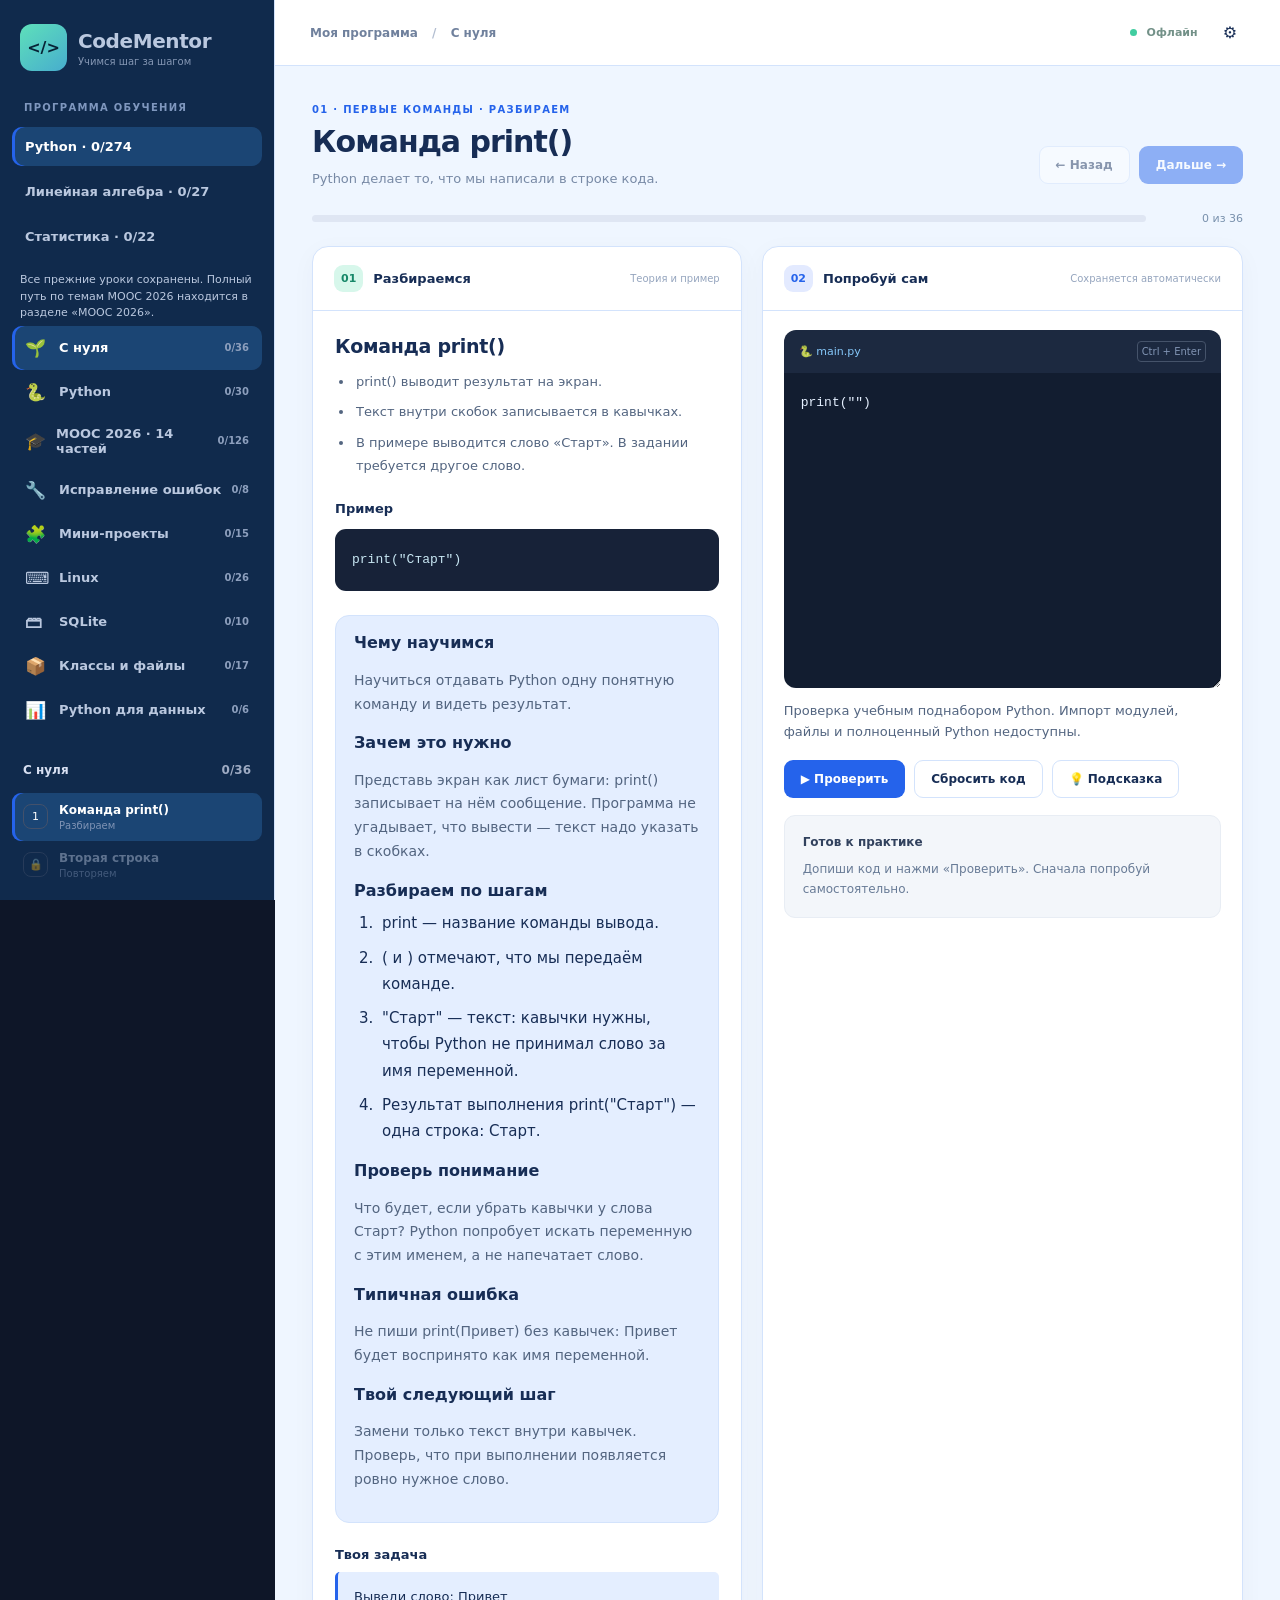
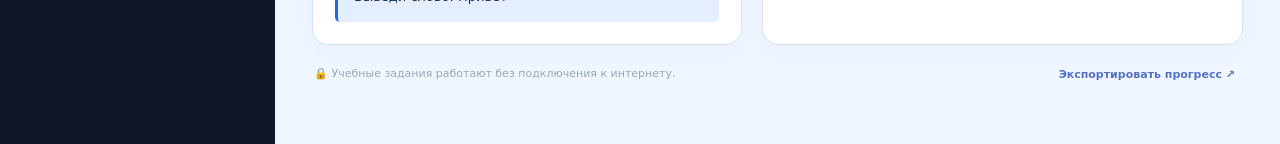
<file: www/index.html>
<!doctype html><html lang="ru"><head><meta charset="utf-8"/><meta name="viewport" content="width=device-width,initial-scale=1,viewport-fit=cover,interactive-widget=resizes-content"/><meta name="theme-color" content="#101b32"/><meta name="color-scheme" content="light dark"/><meta http-equiv="Content-Security-Policy" content="default-src 'self' data: blob:; connect-src 'none'; script-src 'self' 'unsafe-eval' blob:; worker-src 'self' blob:; style-src 'self' 'unsafe-inline'; img-src 'self' data: blob:; object-src 'none'; base-uri 'none'"/><title>CodeMentor · Образовательная платформа</title><link rel="manifest" href="manifest.webmanifest"><link rel="icon" href="icons/icon.svg" type="image/svg+xml"><link rel="stylesheet" href="style.css"/><link rel="stylesheet" href="themes.css"/></head>
<body><div class="app">
 <aside class="sidebar" id="sidebar" aria-label="Учебная программа"><div class="brand"><div class="brandmark">&lt;/&gt;</div><div><strong>CodeMentor</strong><small>Учимся шаг за шагом</small></div><button id="closeNav" type="button" class="mobile-close iconbtn" aria-label="Закрыть меню">✕</button></div>
 <div class="side-section"><div class="small-label">ПРОГРАММА ОБУЧЕНИЯ</div><div id="courses" aria-label="Направления обучения"></div><div id="courseStatus" class="fine" aria-live="polite"></div><div id="tracks"></div></div>
 <div class="side-section lessons-section"><div class="side-heading"><span id="sectionName">Уроки</span><span id="sectionCount">0/0</span></div><div id="lessonList" class="lesson-list"></div></div>
 <div class="sidebar-footer"><div class="profile"><div class="profile-icon">Я</div><div><strong>Моё обучение</strong><small>Данные только на устройстве</small></div></div></div>
 </aside><div id="backdrop"></div>
 <div class="main"><header class="topbar"><div class="top-left"><button id="openNav" type="button" class="iconbtn mobile-open" aria-label="Открыть меню" aria-controls="sidebar" aria-expanded="false">☰</button><span class="breadcrumbs">Моя программа <span class="slash">/</span> <span id="crumb">С нуля</span></span></div><div class="top-right"><span class="offline-tag" title="Работает офлайн"><span class="dot"></span> Офлайн</span><button id="settingsBtn" aria-label="Настройки и резервная копия прогресса" class="iconbtn" title="Сохранение и импорт">⚙</button></div></header>
 <main class="workspace"><div class="page-title"><div><div class="eyebrow" id="eyebrow">ОБУЧЕНИЕ · ПОШАГОВО</div><h1 id="lessonTitle">Урок</h1><p id="lessonIntro"></p></div><div class="top-actions"><button id="prevBtn" class="btn ghost">← Назад</button><button id="nextBtn" class="btn primary" disabled>Дальше →</button></div></div>
 <div class="progress-row"><div class="prog-line"><div id="progressFill"></div></div><span id="progressLabel"></span></div>
 <div class="panels"><section class="panel theory"><div class="panel-header"><div><span class="step-pill">01</span><strong>Разбираемся</strong></div><span class="muted">Теория и пример</span></div><div class="theory-scroll"><h2 id="theoryHeading"></h2><ul id="theoryLines"></ul><h3>Пример</h3><pre id="exampleCode"></pre><div id="learningDetails"></div><h3>Твоя задача</h3><div class="taskbox" id="taskText"></div><div id="sourceLink"></div></div></section>
 <section class="panel practice"><div class="panel-header"><div><span class="step-pill blue">02</span><strong>Попробуй сам</strong></div><span class="muted" id="saveStatus">Сохраняется автоматически</span></div><div class="practice-wrap"><div id="mathPractice" hidden></div><div id="conceptPractice" hidden aria-live="polite"></div><div class="editor-head"><span class="editor-file">🐍 <span id="fileLabel">main.py</span></span><span class="kbd">Ctrl + Enter</span></div><textarea id="editor" maxlength="12000" spellcheck="false" autocorrect="off" autocapitalize="off" autocomplete="off" aria-label="Редактор Python"></textarea><p id="checkStatus" class="check-status" aria-live="polite"></p><div class="toolbar"><button id="runBtn" class="btn primary">▶ Проверить</button><button id="resetBtn" class="btn subtle">Сбросить код</button><button id="hintBtn" class="btn subtle">💡 Подсказка</button></div><div class="result" id="result" aria-live="polite"><div class="result-title">Проверка решения</div><p>Напиши свой код и нажми «Проверить». При ошибке ты получишь объяснение.</p></div><div class="hints" id="hints" hidden></div></div></section></div>
 <div class="footnotes"><span>🔒 Учебные задания работают без подключения к интернету.</span><button id="exportQuick" class="textbtn">Экспортировать прогресс ↗</button></div></main>
 </div></div>
 <dialog id="settingsDialog"><form method="dialog" class="modal"><div class="modal-top"><h2>Настройки и данные</h2><button class="iconbtn" id="closeSettings" aria-label="Закрыть настройки" value="cancel">✕</button></div><p>Прогресс сохраняется локально. Чтобы перенести его на другой телефон или ноутбук, экспортируй JSON и импортируй на другом устройстве.</p><fieldset class="theme-picker" id="themePicker"><legend>Цветовая тема приложения</legend></fieldset><div class="modal-buttons"><button type="button" id="exportBtn" class="btn primary">⬇ Экспорт прогресса</button><label class="btn subtle" for="importFile">⬆ Импорт JSON</label><input type="file" id="importFile" accept=".json,application/json" hidden></div><p class="fine">Поддерживаются резервные копии CodeMentor 1.0–1.6. Импорт объединяет данные и не удаляет ранее выполненные уроки. Перед импортом рекомендуется экспортировать текущий прогресс.</p><hr><button type="button" id="installPwa" class="btn subtle" hidden>Установить приложение</button><p class="fine" id="storageStatus"></p></form></dialog>
 <script src="lessons.js"></script><script src="math-lessons.js"></script><script src="progress.js"></script><script src="editor.js"></script><script src="algebra.js"></script><script src="algebra-ui.js"></script><script src="learning.js"></script><script src="statistics-advanced.js"></script><script src="statistics.js"></script><script src="math-ui.js"></script><script src="viewport.js"></script><script src="theme.js"></script><script src="coach.js"></script><script src="app.js"></script>
 </body></html>
</file>
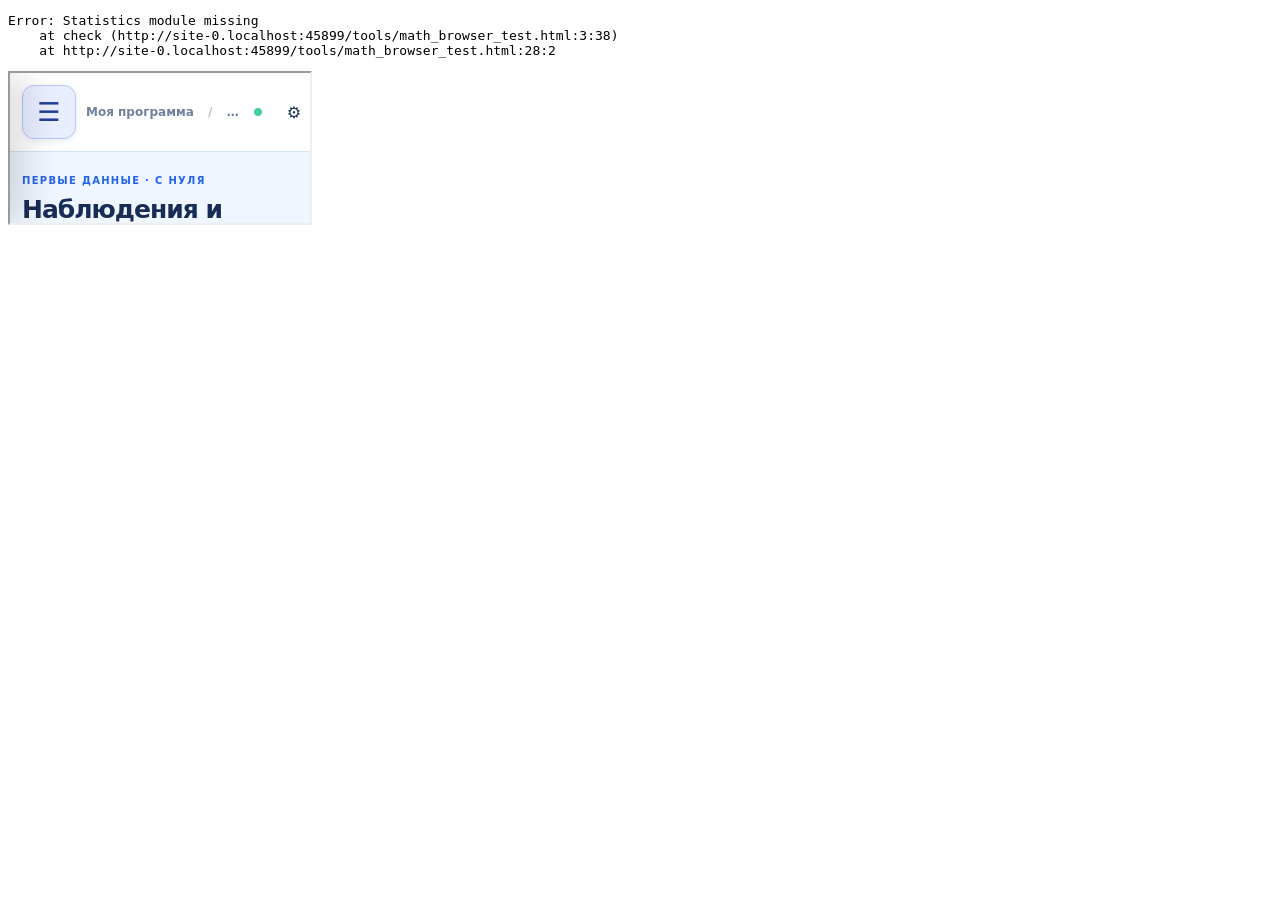
<file: tools/math_browser_test.html>
<!doctype html><html lang="ru"><meta charset="utf-8"><title>Математическая практика: проверка браузером</title><pre id="report" data-status="running">Проверка…</pre><script>
(async()=>{
 const check=(ok,msg)=>{if(!ok)throw Error(msg)},frame=document.createElement('iframe');document.body.append(frame);
 async function load(){const ready=new Promise(resolve=>frame.onload=resolve);frame.src='../www/index.html?test='+Date.now();await ready;}
 await load();frame.contentWindow.localStorage.clear();await load();
 let doc=frame.contentDocument,win=frame.contentWindow;
 doc.querySelectorAll('#courses button')[1].click();
 check(doc.querySelectorAll('#lessonList button')[1].classList.contains('locked'),'Second lesson should be locked');
 for(const n of [5,4,7]){
   const input=doc.querySelector('#mathPractice input');input.value=n;input.dispatchEvent(new win.Event('input'));
   doc.querySelector('#mathPractice button').click();
 }
 check(!doc.querySelectorAll('#lessonList button')[1].classList.contains('locked'),'Completed lesson did not unlock next');
 doc.getElementById('nextBtn').click();
 let selects=doc.querySelectorAll('#mathPractice select');selects[1].value='2';selects[1].dispatchEvent(new win.Event('change'));
 let fields=doc.querySelectorAll('.matrix-table input');fields[0].value='2';fields[0].dispatchEvent(new win.Event('input'));fields[1].value='3';fields[1].dispatchEvent(new win.Event('input'));
 await load();doc=frame.contentDocument;win=frame.contentWindow;
 fields=doc.querySelectorAll('.matrix-table input');check(fields.length===2&&fields[0].value==='2'&&fields[1].value==='3','Matrix draft not restored');
 doc.querySelector('#mathPractice button').click();
 selects=doc.querySelectorAll('#mathPractice select');selects[0].value='2';selects[0].dispatchEvent(new win.Event('change'));selects[1].value='2';selects[1].dispatchEvent(new win.Event('change'));
 fields=doc.querySelectorAll('.matrix-table input');for(let i=0;i<4;i++){fields[i].value=[2,3,4,1][i];fields[i].dispatchEvent(new win.Event('input'));}
 doc.querySelector('#mathPractice button').click();
 check(doc.querySelector('#mathPractice h3').textContent.includes('3 из 3'),'Did not advance within lesson');
 let data;win.AndroidBridge={saveJson:(_,raw)=>{data=JSON.parse(raw)}};doc.getElementById('exportQuick').click();
 check(data.lessons.some(r=>r.id==='la-foundation-01'&&r.completed),'Lesson completion missing in export');
 check(data.lessons.some(r=>r.id==='la-foundation-02:e2'&&r.completed),'Exercise completion missing in export');
 doc.querySelectorAll('#courses button')[2].click();
 check(doc.querySelectorAll('#lessonList button').length===7,'Statistics module missing');
 for(const n of [2,3,4]){const field=doc.querySelector('#mathPractice input');field.value=n;field.dispatchEvent(new win.Event('input'));doc.querySelector('#mathPractice button').click();}
 check(!doc.querySelectorAll('#lessonList button')[1].classList.contains('locked'),'Statistics prerequisites did not advance');
 const lab=doc.querySelector('#mathPractice details');check(!!lab,'Statistics lab missing');lab.open=true;
 const dataInput=lab.querySelector('textarea');dataInput.value='2 4 6';dataInput.dispatchEvent(new win.Event('input'));
 check(lab.textContent.includes('Среднее: 4'),'Calculator mean wrong');
 check(lab.textContent.includes('Выборочная дисперсия (n − 1): 4'),'Sample variance wrong');
 check(lab.querySelectorAll('.histogram-row').length===5,'Histogram missing');
 dataInput.value='bad';dataInput.dispatchEvent(new win.Event('input'));check(lab.querySelectorAll('.histogram-row').length===0,'Invalid histogram not cleared');
 frame.remove();const report=document.getElementById('report');report.dataset.status='passed';report.textContent='PASS prerequisites, matrix/statistics exercises, step progression, reload draft, JSON export, calculator and histogram';
})().catch(e=>{const report=document.getElementById('report');report.dataset.status='failed';report.textContent=e.stack});
</script></html>
</file>
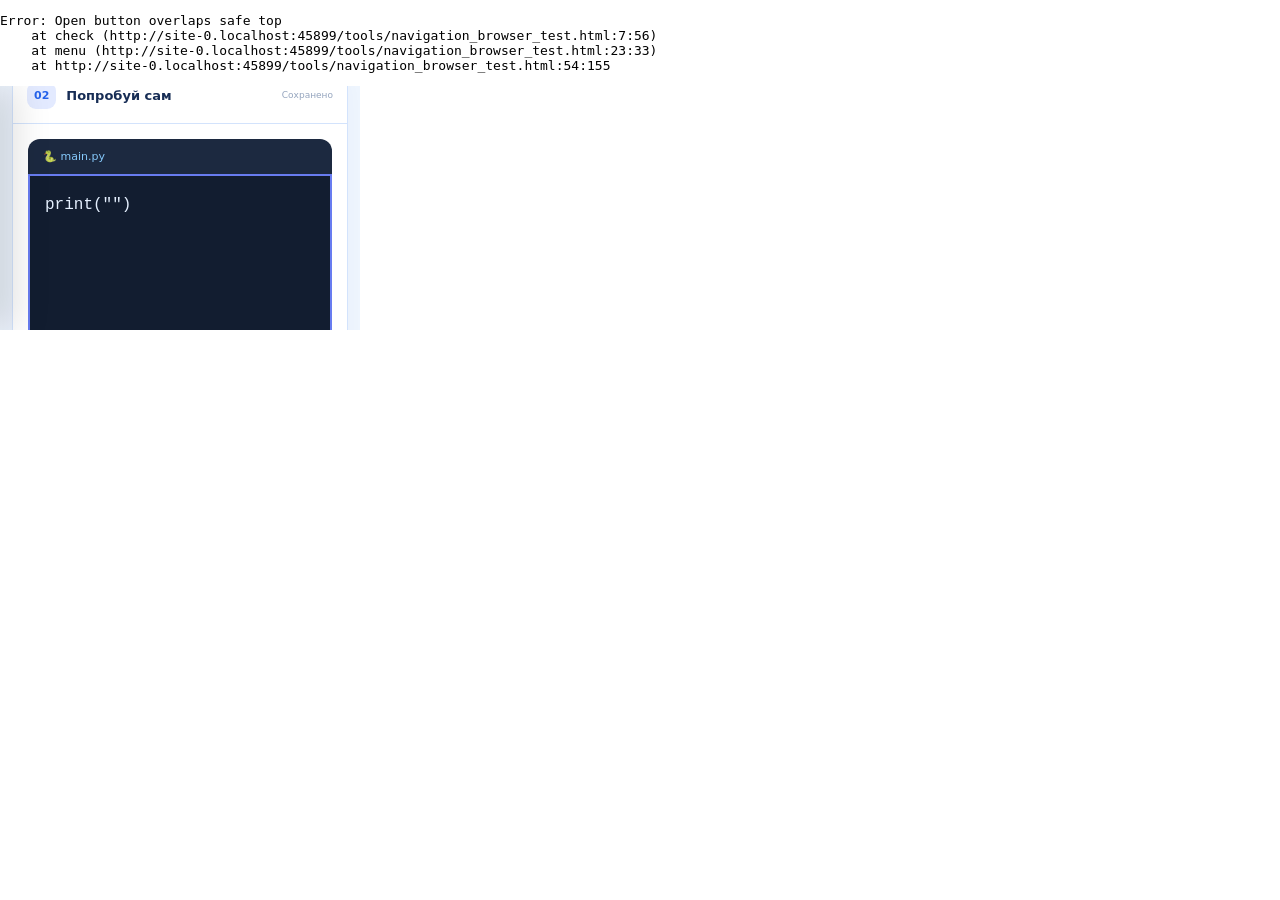
<file: tools/navigation_browser_test.html>
<!doctype html><html lang="ru"><meta charset="utf-8"><title>CodeMentor navigation browser regression</title>
<style>body{margin:0}iframe{display:block;border:0}pre{white-space:pre-wrap}</style>
<pre id="report" data-status="running">Running browser layout checks…</pre>
<script>
(async()=>{
 const results=[];
 const check=(condition,message)=>{if(!condition)throw Error(message)};
 const settle=()=>new Promise(resolve=>setTimeout(resolve,100));
 for(const width of [360,390,412])for(const mode of ['native-container','pwa-safe-area']){
  const frame=document.createElement('iframe');frame.style.width=width+'px';frame.style.height='844px';
  const ready=new Promise(resolve=>frame.onload=resolve);frame.src='../www/index.html';document.body.append(frame);await ready;
  const doc=frame.contentDocument,win=frame.contentWindow,root=doc.documentElement;
  const safe={top:32,left:0,right:0,bottom:24};
  function size(w,h){
   const native=mode==='native-container';
   frame.style.width=(w-(native?safe.left+safe.right:0))+'px';
   frame.style.height=(h-(native?safe.top+safe.bottom:0))+'px';
   for(const edge of ['top','left','right','bottom'])root.style.setProperty('--cm-safe-'+edge,(native?0:safe[edge])+'px');
  }
  function button(id){const rect=doc.getElementById(id).getBoundingClientRect();check(rect.width>=54&&rect.height>=54,id+' target below 54x54');return rect}
  async function menu(){
   const top=mode==='native-container'?0:safe.top;
   const open=button('openNav');check(open.top>=top+10,'Open button overlaps safe top');
   check(open.right<=win.innerWidth-(mode==='native-container'?0:safe.right),'Open button overflows viewport');
   doc.getElementById('openNav').click();await settle();
   const sidebar=doc.getElementById('sidebar');check(sidebar.classList.contains('show'),'Menu did not open');
   check(sidebar.getBoundingClientRect().top>=top,'Sidebar overlaps safe top');
   sidebar.scrollTop=sidebar.scrollHeight;await settle();
   const close=button('closeNav');check(close.top>=top&&close.bottom<=win.innerHeight,'Close button lost while scrolling');
   doc.getElementById('closeNav').click();check(!sidebar.classList.contains('show'),'Menu did not close');
   check(doc.getElementById('openNav').getAttribute('aria-expanded')==='false','Expanded state stale');
  }
  size(width,844);await settle();await menu();
  const courses=doc.querySelectorAll('#courses button');check(courses.length===3,'Three courses missing');
  courses[0].click();
  const original=doc.getElementById('editor').value;
  courses[1].click();check(doc.getElementById('crumb').textContent==='Линейная алгебра','Wrong course title');
  check(!doc.querySelector('.panels').hidden,'Math practice missing');
  check(!doc.getElementById('mathPractice').hidden,'Math controls missing');
  check(doc.querySelectorAll('#lessonList button').length>=6,'Math lesson count incorrect');
  const locked=doc.querySelectorAll('#lessonList button')[1].classList.contains('locked');
  doc.querySelectorAll('#lessonList button')[1].click();
  check(doc.querySelectorAll('.matrix-table input').length>=1,'Matrix editor missing');
  const sizes=doc.querySelectorAll('#mathPractice select');sizes[0].value='2';sizes[0].dispatchEvent(new win.Event('change'));sizes[1].value='3';sizes[1].dispatchEvent(new win.Event('change'));
  check(doc.querySelectorAll('.matrix-table input').length===6,'Matrix resize failed');
  check(root.scrollWidth<=win.innerWidth+1,'Matrix causes page overflow');
  check(doc.querySelector('#mathPractice button').disabled===locked,'Prerequisites state inconsistent');
  doc.querySelectorAll('#courses button')[0].click();
  check(!doc.querySelector('.panels').hidden,'Python practice did not return');
  check(doc.getElementById('editor').value===original,'Switching course changed draft');
  win.scrollTo(0,250);await settle();await menu();
  const editor=doc.getElementById('editor');const draft=editor.value;editor.focus({preventScroll:true});
  // A viewport resize models the geometric effect; this is not a real Android IME test.
  size(width,300);await settle();check(doc.activeElement===editor,'Resize cleared editor focus');check(editor.value===draft,'Resize changed draft');await menu();
  safe.left=36;safe.top=24;safe.bottom=16;size(844,width);await settle();await menu();
  results.push({width,mode,portrait:true,scrolled:true,keyboardResizeModel:true,landscapeCutout:true});frame.remove();
 }
 const report=document.getElementById('report');report.dataset.status='passed';report.textContent=JSON.stringify({ok:true,results},null,2);
})().catch(error=>{const report=document.getElementById('report');report.dataset.status='failed';report.textContent=error.stack||String(error)});
</script></html>
</file>
<file: www/style.css>
:root{--cm-safe-top:env(safe-area-inset-top,0px);--cm-safe-right:env(safe-area-inset-right,0px);--cm-safe-bottom:env(safe-area-inset-bottom,0px);--cm-safe-left:env(safe-area-inset-left,0px);font-family:Inter,system-ui,-apple-system,'Segoe UI',sans-serif;background:#0e1628;color:#e9eef9;--blue:#647df8;--panel:#18243a;--stroke:#2c3950;--muted:#9aa8c2;--light:#f3f7ff}*{box-sizing:border-box}html,body{margin:0;min-width:320px;height:100%;}button,textarea,input{font:inherit}button{cursor:pointer}button:disabled{cursor:not-allowed;opacity:.48}.app{display:flex;min-height:100vh}.sidebar{width:275px;flex:none;background:#101b30;border-right:1px solid #26354a;display:flex;flex-direction:column;position:sticky;top:0;height:100vh;z-index:20}.brand{padding:24px 20px 24px;display:flex;align-items:center;gap:11px}.brandmark{background:linear-gradient(140deg,#5ee0ba,#47adce);color:#072235;display:grid;place-items:center;font-size:16px;border-radius:12px;font-weight:900;min-width:47px;height:47px}.brand strong{font-size:20px;letter-spacing:-.4px}.brand small,.profile small{display:block;font-size:10px;color:#8597b4;margin-top:3px}.side-section{padding:7px 12px 12px}.small-label,.eyebrow{font-size:10px;font-weight:800;letter-spacing:1.3px;color:#7f97be;margin:0 12px 14px}.track{display:flex;align-items:center;gap:10px;text-align:left;border:0;background:transparent;color:#bac8df;padding:12px 13px;width:100%;border-radius:10px;font-size:13px;font-weight:650}.track:hover,.lesson-link:hover{background:#24304a}.track.active{background:#273958;color:#fff;box-shadow:inset 3px 0 0 #59dfb6}.track .trackicon{font-size:17px;width:24px}.track-count{margin-left:auto;color:#8d9fbd;font-size:10px}.lessons-section{min-height:0;display:flex;flex-direction:column;flex:1}.side-heading{display:flex;justify-content:space-between;padding:12px 11px;color:#d8e0f2;font-weight:750;font-size:12px}.side-heading span:last-child{color:#9eabc3}.lesson-list{overflow-y:auto;padding:4px 0 20px;overscroll-behavior:contain}.lesson-link{display:flex;align-items:center;gap:11px;width:100%;padding:10px 11px;border:0;background:transparent;color:#a7b6cf;border-radius:9px;text-align:left;font-size:12px}.lesson-link.active{background:#263653;color:#fff}.lesson-icon{flex:none;border:1px solid #43516b;width:25px;height:25px;border-radius:8px;display:grid;place-items:center;font-size:11px}.lesson-link.done .lesson-icon{background:#173a36;color:#56dfac;border-color:#285a4c}.lesson-link.locked{opacity:.45}.lesson-link .lesson-name{flex:1;min-width:0}.lesson-link .lesson-name strong{display:block;white-space:nowrap;overflow:hidden;text-overflow:ellipsis}.lesson-link .lesson-name small{display:block;color:#7f93b4;margin-top:3px;font-size:10px}.sidebar-footer{padding:16px;border-top:1px solid #29364c}.profile{display:flex;align-items:center;gap:10px}.profile-icon{background:#3d5280;width:32px;height:32px;border-radius:9px;display:grid;place-items:center;font-size:12px;font-weight:800}.profile strong{font-size:12px}.main{flex:1;min-width:0;background:#f2f5fb;color:#192944}.topbar{height:66px;background:#fff;border-bottom:1px solid #e0e6f0;display:flex;align-items:center;justify-content:space-between;padding:0 35px}.top-left{display:flex;align-items:center;gap:10px;min-width:0;flex:1}.breadcrumbs{font-size:12px;color:#70819d;font-weight:600}.slash{padding:0 10px;color:#b3bed1}.top-right{display:flex;align-items:center;gap:17px}.offline-tag{color:#739188;font-size:11px;font-weight:700}.dot{display:inline-block;background:#41cda0;height:7px;width:7px;border-radius:50%;margin-right:6px}.iconbtn{border:0;background:transparent;color:inherit;padding:8px;border-radius:9px}.iconbtn:hover{background:#e9eef8}.workspace{max-width:1470px;margin:0 auto;padding:38px 37px 24px}.page-title{display:flex;gap:16px;justify-content:space-between;align-items:flex-end;margin-bottom:24px}.eyebrow{color:#4775d9;margin:0 0 10px}.page-title h1{margin:0;font-size:30px;letter-spacing:-1px;line-height:1.15}.page-title p{font-size:13px;color:#7789a5;margin:9px 0 0;max-width:650px;line-height:1.5}.top-actions{display:flex;gap:9px;align-items:center;padding-bottom:4px}.btn{display:inline-flex;align-items:center;justify-content:center;gap:7px;border:1px solid transparent;padding:11px 16px;border-radius:9px;font-size:12px;font-weight:750;text-decoration:none;white-space:nowrap;transition:.12s ease}.btn.primary{background:#4563e7;color:#fff;box-shadow:0 3px 12px #4563e729}.btn.primary:hover{background:#304ccc}.btn.ghost,.btn.subtle{background:#fff;border-color:#dce4f1;color:#344666}.btn.subtle:hover,.btn.ghost:hover{background:#edf3ff}.progress-row{display:flex;align-items:center;gap:17px;margin-bottom:21px}.prog-line{height:7px;background:#dfe6f3;border-radius:10px;flex:1;overflow:hidden}.prog-line>div{width:0;height:100%;background:linear-gradient(90deg,#64cfb3,#4b6fe8);border-radius:10px;transition:width .2s}.progress-row span{font-size:11px;color:#7890ac;min-width:80px;text-align:right}.panels{display:grid;grid-template-columns:minmax(0,1fr) minmax(0,1.12fr);gap:20px;align-items:stretch}.panel{background:#fff;border:1px solid #e3e9f3;border-radius:16px;box-shadow:0 6px 26px #23355909;min-width:0;overflow:hidden}.panel-header{border-bottom:1px solid #e8edf5;padding:18px 21px;display:flex;justify-content:space-between;align-items:center;gap:10px}.panel-header>div{display:flex;align-items:center;gap:10px}.panel-header strong{font-size:13px}.muted{color:#95a5be;font-size:10px}.step-pill{font-size:11px;font-weight:850;color:#168768;background:#d7f7eb;padding:7px;border-radius:9px}.step-pill.blue{color:#4263da;background:#e3eaff}.theory-scroll{padding:22px;max-height:655px;overflow-y:auto;overscroll-behavior:contain}.theory h2{font-size:19px;margin:2px 0 13px;letter-spacing:-.3px}.theory h3{font-size:13px;margin:23px 0 10px}.theory ul{padding-left:19px;color:#536580;font-size:13px;line-height:1.8}.theory li{padding-left:2px;margin-bottom:7px}.theory pre{background:#172238;color:#c8e7f3;padding:20px 17px;overflow:auto;border-radius:11px;font:13px/1.75 ui-monospace,SFMono-Regular,Consolas,monospace}.taskbox{background:#eef3ff;border-left:3px solid #5978f2;padding:14px 16px;border-radius:5px;color:#304669;font-size:13px;line-height:1.7}.practice-wrap{padding:19px 21px 24px}.editor-head{background:#1c2940;color:#a2b8d7;border-radius:12px 12px 0 0;padding:11px 15px;display:flex;justify-content:space-between;align-items:center;font-size:11px}.editor-file{color:#85c8fa}.kbd{font-size:10px;color:#8295b4;border:1px solid #45536a;border-radius:4px;padding:4px}#editor{display:block;width:100%;height:315px;resize:vertical;background:#121d30;color:#e5f0ff;border:0;outline:0;padding:19px 17px;border-radius:0 0 12px 12px;font:13px/1.65 ui-monospace,Consolas,'Liberation Mono',monospace;tab-size:4}#editor:focus{box-shadow:inset 0 0 0 2px #687cf0}.toolbar{display:flex;flex-wrap:wrap;gap:9px;margin:17px 0}.result{padding:17px 18px;border-radius:11px;background:#f3f6fa;color:#687b96;font-size:12px;line-height:1.65;white-space:pre-wrap;border:1px solid #e8edf4}.result p{margin:8px 0 0}.result-title{font-weight:800;color:#31415d}.result.success{background:#eaf8ef;border-color:#c7ecd7;color:#255942}.result.error{background:#fff2ee;border-color:#ffddd4;color:#9b3f30}.hints{background:#fff8e6;border:1px solid #f0dfac;padding:13px 15px;border-radius:9px;font-size:12px;color:#796433;margin:11px 0}.footnotes{display:flex;justify-content:space-between;gap:15px;color:#9aa7ba;font-size:11px;padding:22px 2px}.textbtn{background:none;border:0;color:#5572c1;font-size:11px;font-weight:700}.mobile-close,.mobile-open{display:none}dialog{width:min(510px,calc(100% - 30px));border:1px solid #e5eaf3;border-radius:16px;box-shadow:0 28px 100px #0007;color:#233654;padding:0}dialog::backdrop{background:#0a152cbb}.modal{padding:24px}.modal-top{display:flex;align-items:center;justify-content:space-between}.modal h2{margin:0;font-size:20px}.modal p{font-size:13px;line-height:1.6;color:#61728f}.modal-buttons{display:flex;gap:10px;flex-wrap:wrap;margin:20px 0}.fine{font-size:11px!important}#backdrop{display:none}
@media(max-width:1100px){.sidebar{width:240px}.workspace{padding:30px 23px}.panels{gap:12px}.theory-scroll,.practice-wrap{padding:16px}.panel-header{padding:16px}.page-title h1{font-size:26px}}
@media(max-width:840px), (max-width:1024px) and (max-height:500px){.sidebar{position:fixed;left:0;transform:translateX(-100%);transition:transform .2s;width:min(310px,85vw);box-shadow:15px 0 35px #0002}.sidebar.show{transform:translateX(0)}#backdrop.show{display:block;background:#050e22aa;position:fixed;inset:0;z-index:19}.mobile-open,.mobile-close{display:block}.mobile-close{margin-left:auto}.topbar{padding:0 20px}.workspace{padding:25px 17px}.panels{grid-template-columns:1fr}.theory-scroll{max-height:none}.page-title{align-items:start}.footnotes{flex-wrap:wrap}.page-title h1{font-size:25px}}
@media(max-width:540px){.topbar{height:57px;padding:0 14px}.workspace{padding:23px 12px}.page-title{display:block}.top-actions{margin-top:17px}.page-title h1{font-size:25px}.progress-row{margin-top:5px}.panel-header{padding:14px}.muted{font-size:9px}.theory-scroll,.practice-wrap{padding:15px}.theory h2{font-size:17px}#editor{height:235px}.footnotes{font-size:10px}.kbd{display:none}.btn{min-height:42px}.toolbar .btn{flex:1 1 auto}}

.check-status{font-size:13px;line-height:1.6;color:#536580;overflow-wrap:anywhere}

/* The navigation must remain scrollable with a short viewport or open keyboard. */
.sidebar{height:100vh;height:100dvh;overflow-y:auto}
.sidebar .side-section{flex-shrink:0}
.sidebar .lessons-section{flex:1 0 180px}
.lesson-list{min-height:0}
.theory-scroll{max-height:none}
#learningDetails p{font-size:14px;line-height:1.7;color:#536580;white-space:pre-line}
button:focus-visible,a:focus-visible,input:focus-visible{outline:3px solid #647df8;outline-offset:3px}
/* Native Android removes system overlap in the parent of WebView and forwards
   zeroed insets. These env() values are then zero. PWA uses them directly. */
@media(max-width:840px), (max-width:1024px) and (max-height:500px){
 .btn,.iconbtn{min-height:48px;min-width:48px}
 #editor{font-size:16px;line-height:1.6}
 .topbar{position:sticky;top:0;z-index:18;height:auto;min-height:calc(78px + var(--cm-safe-top));gap:10px;flex-wrap:nowrap;padding:calc(12px + var(--cm-safe-top)) calc(12px + var(--cm-safe-right)) 12px calc(12px + var(--cm-safe-left))}
 .top-left{gap:10px;min-width:0}
 .breadcrumbs{display:block;min-width:0;overflow:hidden;text-overflow:ellipsis;white-space:nowrap}
 .top-right{gap:8px;flex-shrink:0}
 .mobile-open,.mobile-close{display:grid;place-items:center;width:54px;height:54px;min-width:54px;min-height:54px;flex:0 0 54px;padding:0;font-size:26px;font-weight:700;line-height:1;touch-action:manipulation;border-radius:12px}
 .mobile-open{color:#233f9c;background:#e8edff;border:1px solid #b8c7fa;box-shadow:0 2px 6px #233f9c18}
 .mobile-open:hover{background:#dce5ff}
 .mobile-close{color:#fff;background:#263653;border:1px solid #536585;margin-left:auto}
 .mobile-close:hover{background:#364c70}
 .sidebar{top:var(--cm-safe-top);left:var(--cm-safe-left);height:calc(100vh - var(--cm-safe-top) - var(--cm-safe-bottom));height:calc(100dvh - var(--cm-safe-top) - var(--cm-safe-bottom));width:min(340px,calc(100vw - var(--cm-safe-left) - var(--cm-safe-right) - 24px));overscroll-behavior:contain}
 .sidebar .brand{position:sticky;top:0;z-index:1;flex-shrink:0;gap:8px;padding:12px;background:#101b30}
 .sidebar .brandmark{min-width:40px;height:40px;border-radius:10px}
 .sidebar .brand>div:nth-child(2){flex:1;min-width:0}
 .sidebar .brand strong{font-size:18px}
 .workspace{padding-left:calc(17px + var(--cm-safe-left));padding-right:calc(17px + var(--cm-safe-right));padding-bottom:calc(24px + var(--cm-safe-bottom))}
 html.nav-open,html.nav-open body{overflow:hidden}
}
@media(max-width:540px){
 .offline-tag{font-size:0}
 .offline-tag .dot{width:8px;height:8px;margin:0}
 .workspace{padding-left:calc(12px + var(--cm-safe-left));padding-right:calc(12px + var(--cm-safe-right))}
}

/* Course selection respects the existing responsive navigation. */
[hidden]{display:none!important}#courses{display:grid;gap:6px;margin-bottom:12px}#courseStatus{padding:4px 8px;line-height:1.5}

#mathPractice{min-width:0;max-width:100%}#mathPractice input{font:inherit;width:5rem;min-height:44px;padding:8px;color:inherit;background:transparent;border:1px solid #7790b2;border-radius:6px}#mathPractice label{display:inline-block;margin:6px}#mathPractice select{font:inherit;min-height:44px}.matrix-scroll{max-width:100%;overflow:auto}.matrix-table{border-spacing:4px;width:max-content}.matrix-table caption{text-align:left}.matrix-highlight{background:#38688955}.matrix-table td{padding:3px}.matrix-table input{text-align:center}.practice-wrap{min-width:0}

#mathPractice details{margin-top:24px;padding-top:16px;border-top:1px solid #7790b2}#mathPractice summary{cursor:pointer;min-height:44px}#mathPractice textarea{display:block;max-width:100%;width:100%;font:inherit;color:inherit;background:transparent;padding:12px}#mathPractice input[type=range]{width:100%}.histogram-row{margin:10px 0}.histogram-bar{height:20px;background:#608de8;min-width:0;border-radius:3px}.histogram-row span{font-size:14px}

/* One vertical document scroller; only code, wide data and the menu scroll inside. */
html{height:auto;min-height:100%;scroll-padding-block:100px 24px}
body{height:auto;min-height:100vh;min-height:100dvh}
.app{min-height:100vh;min-height:100dvh;align-items:flex-start}
.main{align-self:stretch}
.panel{overflow:visible}
.theory-scroll{max-height:none;overflow:visible;overscroll-behavior:auto;min-width:0}
.theory pre{max-width:100%;overflow-x:auto;overscroll-behavior-x:contain;overscroll-behavior-y:auto}
.sidebar{overflow-y:auto;overflow-x:hidden;overscroll-behavior-y:contain}
.sidebar .lessons-section{flex:0 0 auto;min-height:0}
.lesson-list{overflow:visible;flex:none;overscroll-behavior:auto}
.sidebar-footer{flex-shrink:0}
#editor{overflow:auto;overscroll-behavior-y:auto;scroll-padding-block:12px}
.matrix-scroll{overflow-x:auto;overflow-y:visible;overscroll-behavior-x:contain;overscroll-behavior-y:auto}
.result,.hints,.taskbox,#mathPractice,.page-title h1,#learningDetails{overflow-wrap:anywhere}
.hints{white-space:pre-wrap}
button,input,select,textarea,summary{scroll-margin-block:110px 24px}
.btn{max-width:100%;white-space:normal;text-align:center}
.workspace{padding-bottom:calc(40px + var(--cm-safe-bottom))}
dialog{max-height:calc(100vh - 24px - var(--cm-safe-top) - var(--cm-safe-bottom));max-height:calc(100dvh - 24px - var(--cm-safe-top) - var(--cm-safe-bottom));overflow:auto;overscroll-behavior:contain;scroll-padding-block:16px}
.modal{min-width:0}.modal-top{gap:12px}.modal-top h2{overflow-wrap:anywhere}
@media(max-height:400px){.topbar{position:relative}}

.module-heading{font-size:13px;padding:12px 8px;color:#bccded}.algebra-demo{margin-block:14px}.algebra-demo summary{min-height:44px;cursor:pointer}.matrix-table td:not(:has(input)){padding:12px;min-width:52px;text-align:center;border:1px solid #91a5c0}.algebra-demo .matrix-scroll{margin-block:10px}

.pivot-cell{outline:2px solid #168768;outline-offset:-3px;font-weight:800}

/* Readable guided lessons and error messages on desktop and small Android screens. */
.coach-guide{margin:24px 0;padding:16px 18px;background:rgba(101,125,248,.10);border:1px solid rgba(142,166,246,.30);border-radius:14px}
.coach-guide h3{font-size:1rem;line-height:1.4;margin:16px 0 7px;color:#d8e5ff}
.coach-guide h3:first-child{margin-top:0}
.coach-guide p,.coach-guide li{font-size:15px;line-height:1.75;color:#dbe5f7;overflow-wrap:anywhere}
.coach-guide ol{padding-left:24px;margin:8px 0 14px}
.coach-guide li{padding-left:4px;margin:8px 0}
.result p{white-space:pre-line;line-height:1.65}
@media(max-width:540px){.coach-guide{padding:14px 12px;margin:18px 0}.coach-guide p,.coach-guide li{font-size:15px;line-height:1.7}}

.practice-extra{margin:14px 0;padding:12px 14px;border:1px solid #526681;border-radius:12px;max-width:100%}
.practice-extra summary{cursor:pointer;min-height:48px;display:flex;align-items:center;font-weight:700;color:#d7e6fc;touch-action:manipulation}
.practice-extra h3{margin:18px 0 5px;font-size:14px}
.practice-extra p{line-height:1.65;white-space:pre-line}
</file>
<file: www/themes.css>
/* Colour themes. Change only visual tokens: lesson progress remains untouched. */
:root{
  --theme-accent:#4563e7;--theme-strong:#304ccc;--theme-soft:#eaf0ff;
  --theme-main:#f2f5fb;--theme-surface:#fff;--theme-ink:#192944;
  --theme-sidebar:#101b30;--theme-sidebar-active:#273958;--theme-sidebar-ink:#bac8df;
  --theme-border:#e0e6f0;--theme-muted:#70819d;
  accent-color:var(--theme-accent);color-scheme:light;
}
:root[data-theme=blue]{--theme-accent:#2563eb;--theme-strong:#1d4ed8;--theme-soft:#e4eeff;--theme-main:#eff6ff;--theme-surface:#fff;--theme-ink:#172d55;--theme-sidebar:#102a4c;--theme-sidebar-active:#1b4574;--theme-border:#d3e3fc;}
:root[data-theme=red]{--theme-accent:#dc3247;--theme-strong:#ae1e38;--theme-soft:#ffe8ed;--theme-main:#fff5f6;--theme-surface:#fff;--theme-ink:#4c1e2a;--theme-sidebar:#371821;--theme-sidebar-active:#69303d;--theme-border:#f5d6dd;}
:root[data-theme=green]{--theme-accent:#148b61;--theme-strong:#086c49;--theme-soft:#e2f7ec;--theme-main:#f1faf5;--theme-surface:#fff;--theme-ink:#163d2e;--theme-sidebar:#123a2b;--theme-sidebar-active:#20533d;--theme-border:#cfe8da;}
:root[data-theme=purple]{--theme-accent:#8051dc;--theme-strong:#6331b7;--theme-soft:#f0e9ff;--theme-main:#f8f5ff;--theme-surface:#fff;--theme-ink:#352352;--theme-sidebar:#2d214c;--theme-sidebar-active:#46346c;--theme-border:#e5daf9;}
:root[data-theme=amber]{--theme-accent:#bd5d0a;--theme-strong:#96500e;--theme-soft:#fff0d8;--theme-main:#fffaed;--theme-surface:#fff;--theme-ink:#53321a;--theme-sidebar:#3f2c20;--theme-sidebar-active:#64452e;--theme-border:#f1e1bf;}
:root[data-theme=night]{--theme-accent:#93b1ff;--theme-strong:#b3c9ff;--theme-soft:#233754;--theme-main:#101b2d;--theme-surface:#1b2a40;--theme-ink:#ecf2fc;--theme-sidebar:#0a1120;--theme-sidebar-active:#294367;--theme-sidebar-ink:#c2d3ee;--theme-border:#3e5270;--theme-muted:#aabbd8;color-scheme:dark;}
.main{background:var(--theme-main);color:var(--theme-ink);}
.sidebar{background:var(--theme-sidebar);border-right-color:var(--theme-border);color:var(--theme-sidebar-ink);}
.sidebar .brand,.sidebar .sidebar-footer{background:var(--theme-sidebar)}
.track{color:var(--theme-sidebar-ink)}.track.active,.lesson-link.active{background:var(--theme-sidebar-active);box-shadow:inset 3px 0 var(--theme-accent)}
.lesson-link{color:var(--theme-sidebar-ink)}
.topbar,.panel,.btn.ghost,.btn.subtle,.modal{background:var(--theme-surface);color:var(--theme-ink);border-color:var(--theme-border);}
.panel,.panel-header,.topbar{border-color:var(--theme-border);}
.btn.primary{background:var(--theme-accent);color:#fff;box-shadow:none}.btn.primary:hover{background:var(--theme-strong);}
:root[data-theme=night] .btn.primary{color:#0b1830}
.prog-line>div{background:var(--theme-accent)}
.eyebrow,.step-pill.blue,.page-title .eyebrow{color:var(--theme-accent)}
.taskbox{background:var(--theme-soft);border-color:var(--theme-accent);color:var(--theme-ink)}
.coach-guide{background:var(--theme-soft);border-color:var(--theme-border)}
.coach-guide h3,.coach-guide p,.coach-guide li{color:var(--theme-ink)}
:root[data-theme=night] .theory ul,:root[data-theme=night] .theory li,
:root[data-theme=night] .practice-extra,:root[data-theme=night] .result,
:root[data-theme=night] #lessonIntro,:root[data-theme=night] .breadcrumbs{color:var(--theme-ink)}
:root[data-theme=night] .btn.subtle,:root[data-theme=night] .btn.ghost{color:var(--theme-ink)}
:root[data-theme=night] .iconbtn:hover{background:#314565}
:root[data-theme=night] .result,:root[data-theme=night] #mathPractice input,
:root[data-theme=night] #mathPractice select,:root[data-theme=night] #mathPractice textarea{color:var(--theme-ink)}
.theme-picker{margin:18px 0;border:1px solid var(--theme-border);border-radius:14px;padding:12px 14px}
.theme-picker legend{font-weight:750;padding:0 7px}
.theme-grid{display:grid;grid-template-columns:repeat(3,minmax(0,1fr));gap:10px}
.theme-choice{display:flex;flex-direction:column;align-items:center;justify-content:center;gap:6px;background:var(--theme-surface);color:var(--theme-ink);border:2px solid var(--theme-border);border-radius:12px;min-height:76px;padding:8px 4px;cursor:pointer;font-size:12px;font-weight:700;touch-action:manipulation}
.theme-choice[aria-pressed=true]{border-color:var(--theme-accent);outline:2px solid var(--theme-accent);outline-offset:1px}
.theme-swatch{width:30px;height:30px;border-radius:50%;border:2px solid #ffffff88;box-shadow:0 0 0 1px #0002;background:var(--swatch)}
.theme-choice:focus-visible{outline:3px solid var(--theme-accent)}
@media(max-width:380px){.theme-grid{grid-template-columns:repeat(2,minmax(0,1fr))}}

/* Independent conceptual exercises, readable on Android without trapping touch scroll. */
#conceptPractice{margin:0 0 20px;padding:16px;background:var(--theme-soft);border:1px solid var(--theme-border);border-radius:14px;min-width:0}
#conceptPractice h3{margin:0 0 12px;font-size:16px;line-height:1.4;color:var(--theme-ink)}
.concept-question{font-size:15px;font-weight:700;line-height:1.6;color:var(--theme-ink)}
.concept-choices{display:grid;gap:9px}
.concept-choice{background:var(--theme-surface);color:var(--theme-ink);border:1px solid var(--theme-border);border-radius:10px;padding:13px;text-align:left;font-size:14px;min-height:48px;line-height:1.5;touch-action:manipulation;white-space:normal;overflow-wrap:anywhere}
.concept-choice:hover,.concept-choice:focus-visible{border-color:var(--theme-accent);outline:2px solid var(--theme-accent);outline-offset:0}
.concept-feedback{white-space:pre-line;font-size:14px;line-height:1.65;margin:12px 0 0;overflow-wrap:anywhere}
.concept-feedback.incorrect{color:#9b3441}.concept-feedback.correct{color:#147e59}
:root[data-theme=night] .concept-feedback.incorrect{color:#ffbec6}
:root[data-theme=night] .concept-feedback.correct{color:#95efbf}
.concept-success{font-weight:700;color:var(--theme-ink);line-height:1.6}

/* Expand only the module the learner is studying; keep a usable short sidebar. */
.lesson-module{border:1px solid #52668177;border-radius:9px;margin:6px 0;overflow:visible}
.lesson-module>summary{display:flex;align-items:center;justify-content:space-between;gap:8px;min-height:48px;padding:10px 12px;font-size:12px;font-weight:750;color:var(--theme-sidebar-ink);cursor:pointer;line-height:1.5;touch-action:manipulation;overflow-wrap:anywhere}
.lesson-module>summary::after{content:'▾';font-size:15px}
.lesson-module[open]>summary::after{content:'▴'}
.lesson-module>summary:focus-visible{outline:2px solid var(--theme-accent);outline-offset:2px}
.lesson-module>.lesson-link{padding-left:12px;padding-right:9px}

dialog{background:var(--theme-surface);color:var(--theme-ink);border-color:var(--theme-border)}
dialog input,dialog select{background:var(--theme-surface);color:var(--theme-ink)}
:root[data-theme=night] .theme-choice{background:#243651}
:root[data-theme=night] .practice-extra{border-color:#4d668a}
</file>
